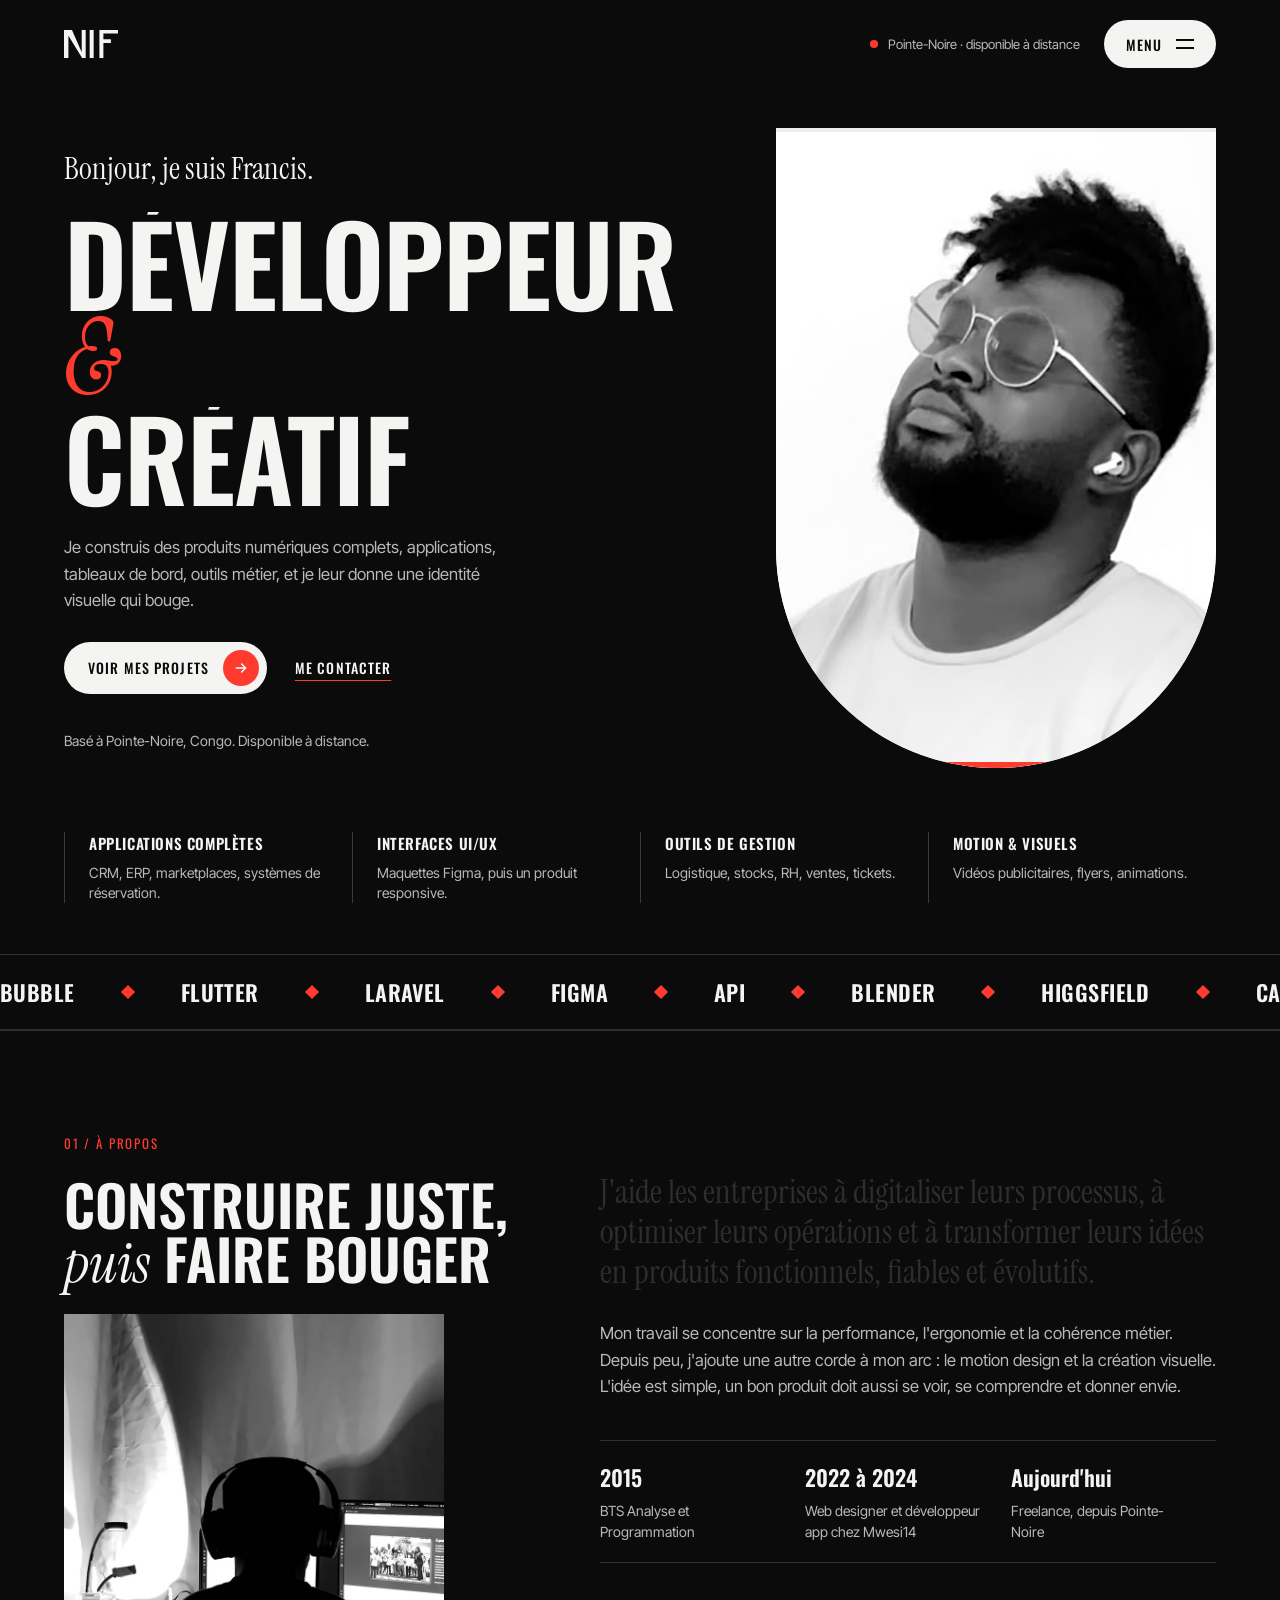
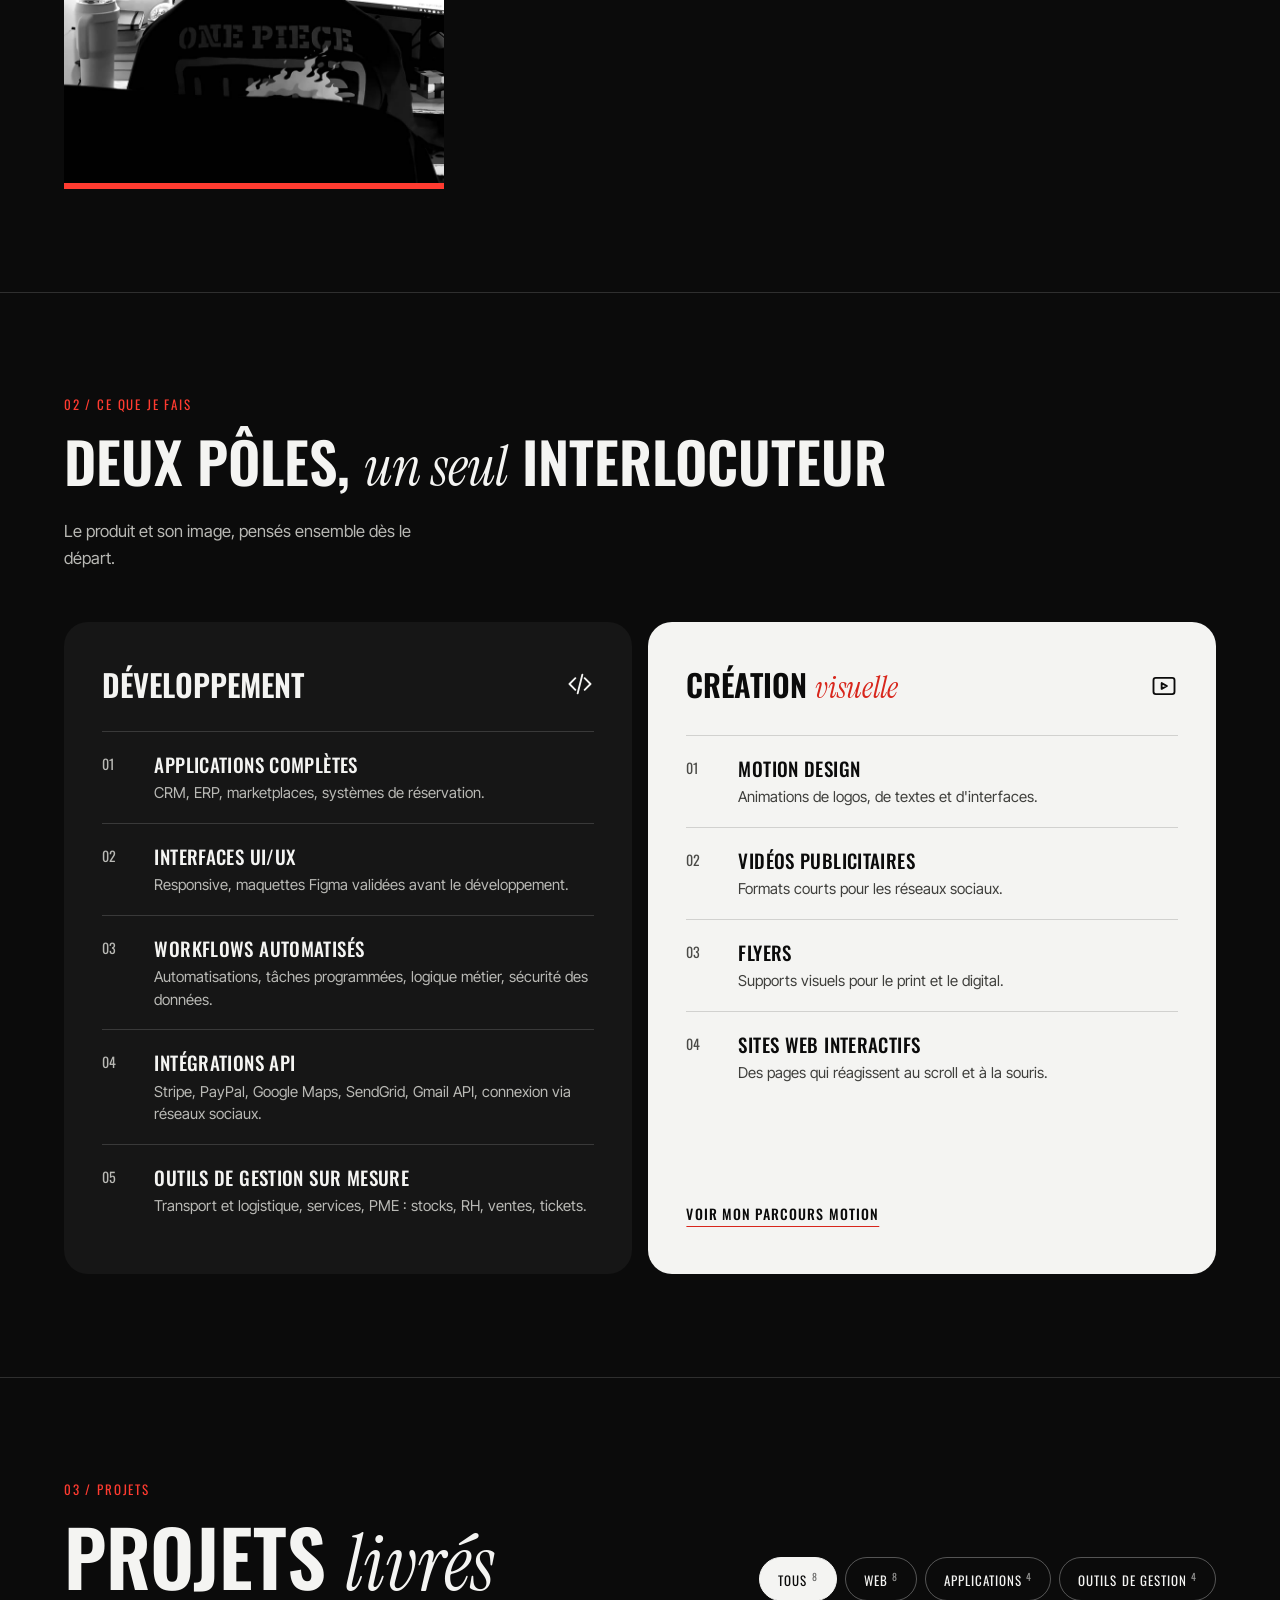
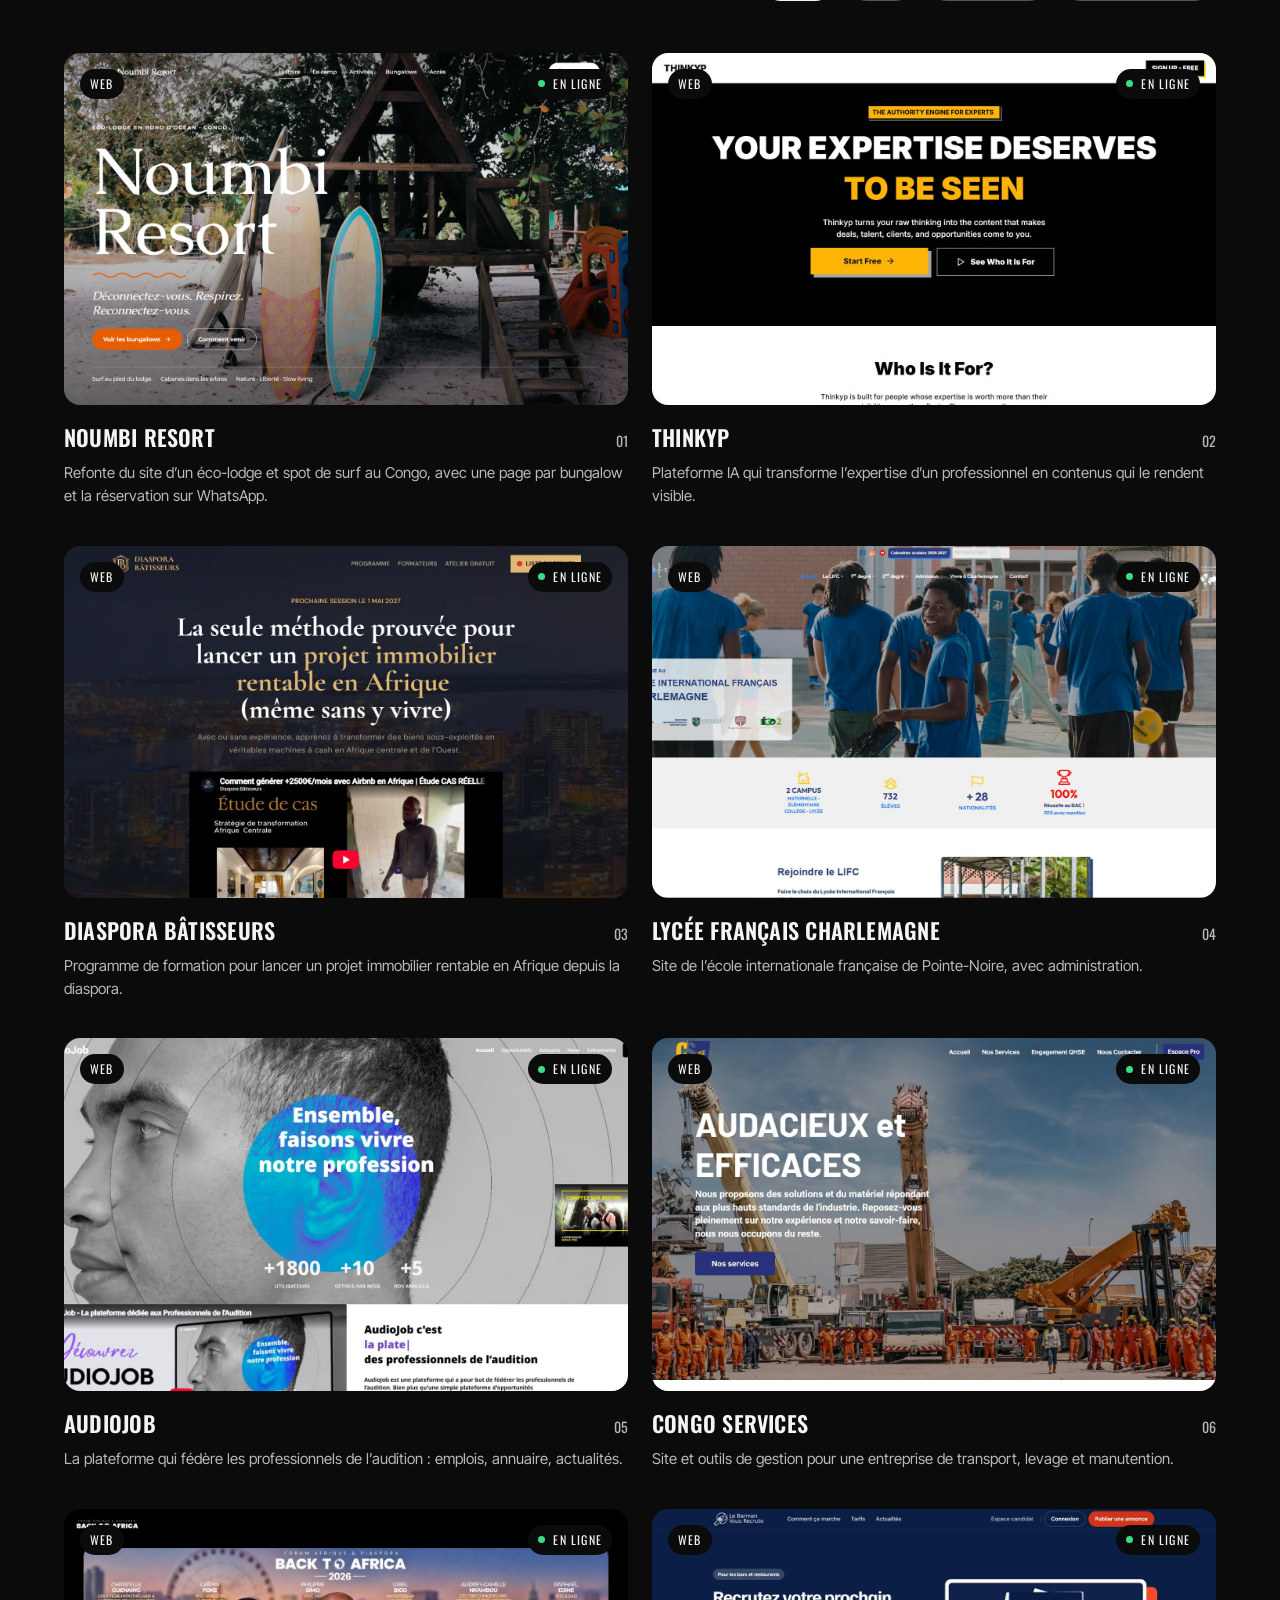
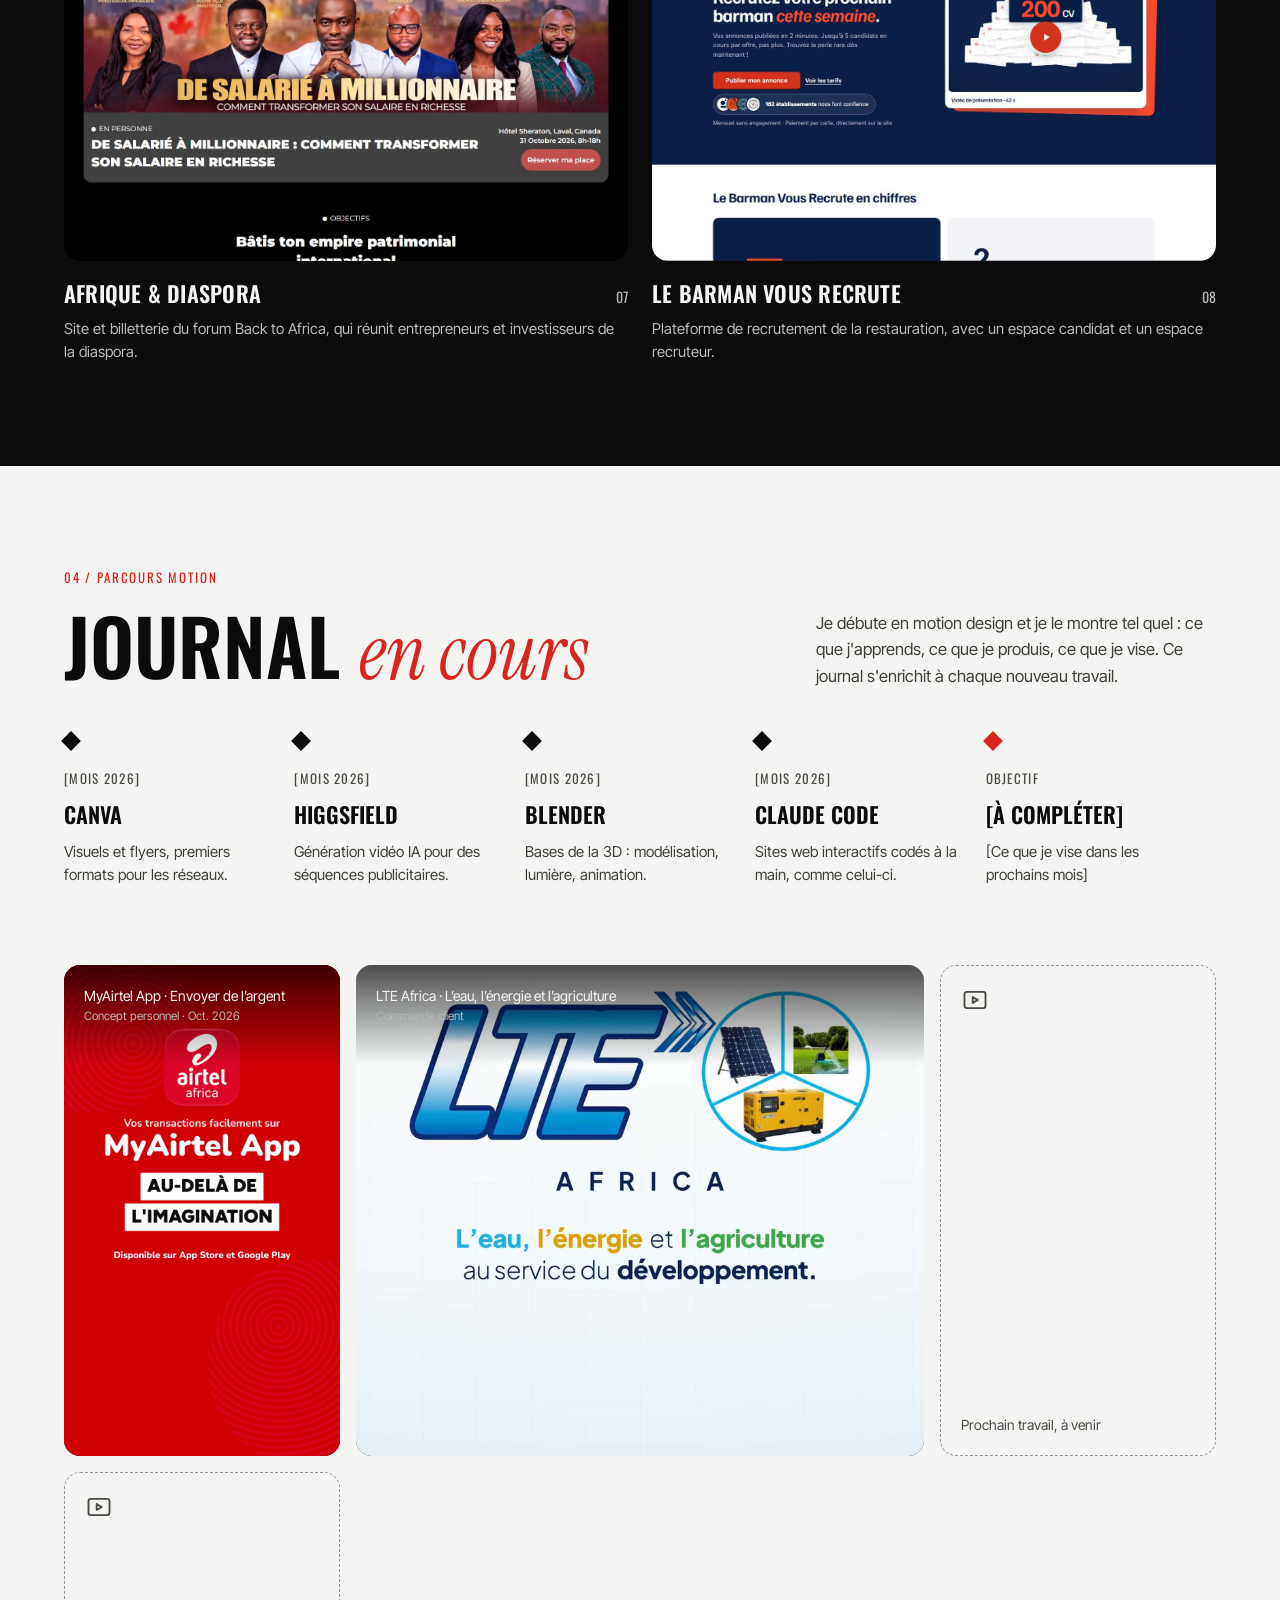
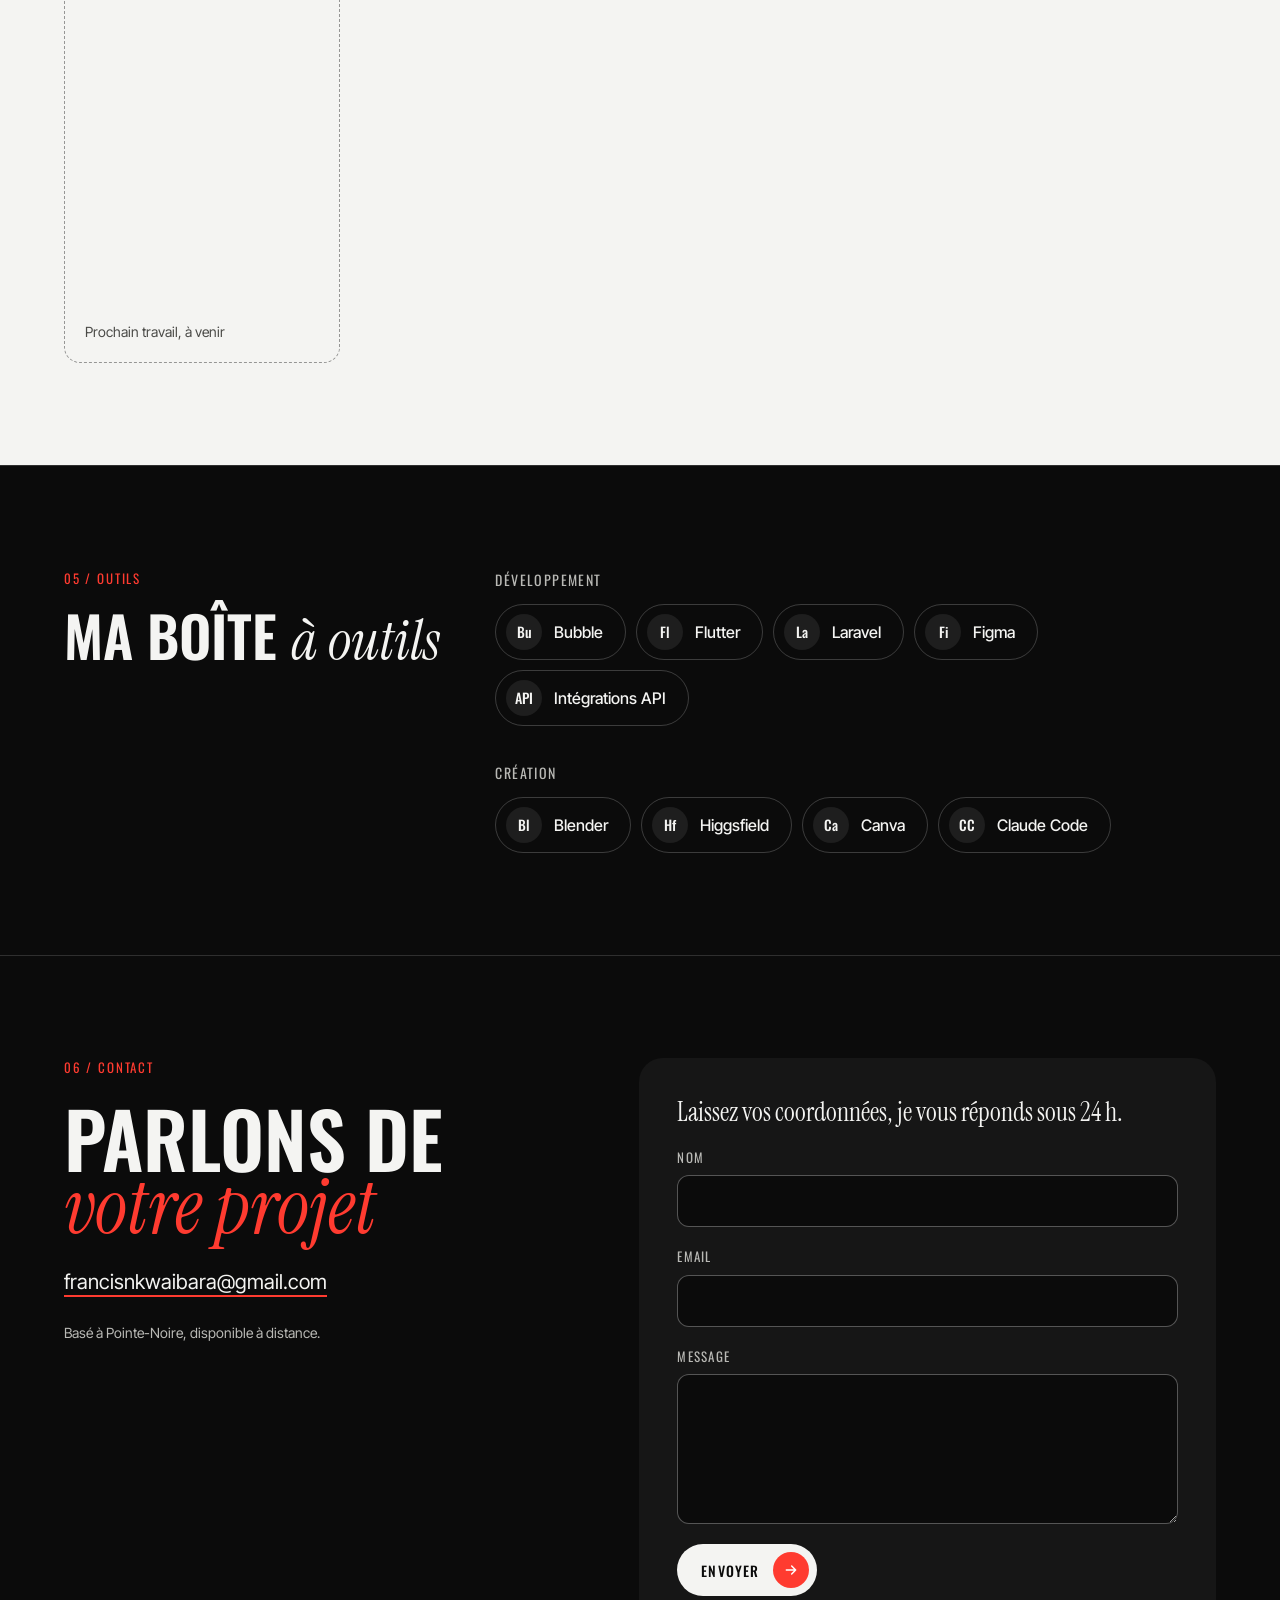
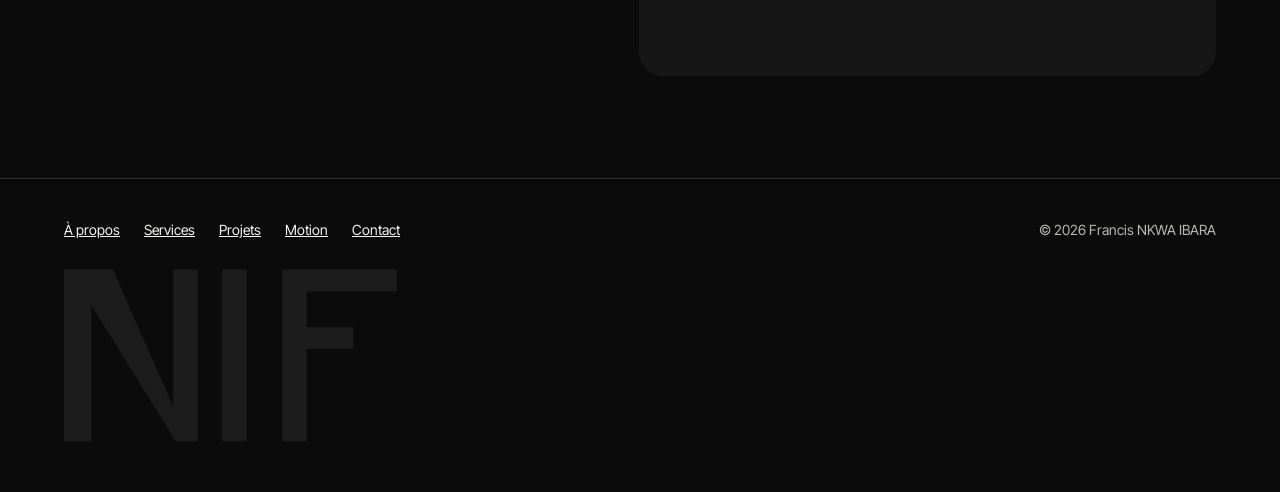
<file: index.html>
<!doctype html>
<html lang="fr">
<head>
<meta charset="utf-8">
<meta name="viewport" content="width=device-width, initial-scale=1">
<title>Francis NKWA IBARA · Développeur full stack &amp; créateur visuel</title>
<meta name="description" content="NIF, développeur web et app full stack et créateur visuel basé à Pointe-Noire. Applications, tableaux de bord, outils métier, motion design.">
<meta name="theme-color" content="#0B0B0B">
<meta property="og:title" content="Francis NKWA IBARA · NIF">
<meta property="og:description" content="Je construis des produits numériques complets et je leur donne une identité visuelle qui bouge.">
<meta property="og:image" content="assets/img/portrait.jpg">
<link rel="icon" href="data:image/svg+xml,%3Csvg xmlns='http://www.w3.org/2000/svg' viewBox='0 0 64 64'%3E%3Crect width='64' height='64' rx='14' fill='%230B0B0B'/%3E%3Cpath transform='translate(8 21) scale(.39)' fill='%23F4F4F2' d='M0 0h10v63H0zM10 0h8l22 50V0h9v63h-8L10 13zM58 0h9v63h-9zM80 0h42v8H89v13h17v8H89v34h-9z'/%3E%3C/svg%3E">
<link rel="preconnect" href="https://fonts.googleapis.com">
<link rel="preconnect" href="https://fonts.gstatic.com" crossorigin>
<link rel="stylesheet" href="https://fonts.googleapis.com/css2?family=Oswald:wght@500;600&family=Instrument+Serif:ital@0;1&family=Inter+Tight:wght@400;500;600&display=swap">
<link rel="stylesheet" href="css/style.css?v=20261031">
<script>document.documentElement.classList.add('js')</script>
</head>
<body>
<a class="skip" href="#main">Aller au contenu</a>
<div class="progress" aria-hidden="true"></div>
<div class="cursor" aria-hidden="true"><span>Voir</span></div>

<header class="header">
  <div class="wrap">
    <a class="logo" href="#top" aria-label="NIF, accueil">
      <svg viewBox="0 0 122 63" role="img" aria-label="NIF" fill="currentColor"><path d="M0 0h10v63H0zM10 0h8l22 50V0h9v63h-8L10 13zM58 0h9v63h-9zM80 0h42v8H89v13h17v8H89v34h-9z"/></svg>
    </a>
    <div class="header-right">
      <span class="status">Pointe-Noire · disponible à distance</span>
      <button class="btn btn-light btn-menu" type="button" aria-expanded="false" aria-controls="menu">
        <span class="menu-label">Menu</span><span class="bars" aria-hidden="true"></span>
      </button>
    </div>
  </div>
</header>

<div class="menu" id="menu">
  <div class="wrap">
    <nav aria-label="Navigation principale">
      <a href="#apropos"><small>01</small>À propos</a>
      <a href="#services"><small>02</small>Ce que je fais</a>
      <a href="#projets"><small>03</small>Projets</a>
      <a href="#motion"><small>04</small>Motion</a>
      <a href="#contact"><small>05</small>Contact</a>
    </nav>
    <div class="menu-foot">
      <a class="js-mail" href="mailto:francisnkwaibara@gmail.com">francisnkwaibara@gmail.com</a>
      <span>Pointe-Noire, Congo</span>
    </div>
  </div>
</div>

<main id="main">

  <!-- 1. ACCUEIL -->
  <section id="top" class="hero" aria-label="Accueil">
    <div class="wrap">
      <div class="hero-grid">
        <div class="hero-photo">
          <div class="arch">
            <img src="assets/img/portrait.jpg" alt="Portrait de Francis NKWA IBARA" width="440" height="640" fetchpriority="high" data-parallax="0.08">
          </div>
        </div>
        <div class="hero-text">
          <p class="hello">Bonjour, je suis Francis.</p>
          <h1 class="hero-title" aria-label="Développeur et designer créatif">
            <span class="l" aria-hidden="true"><span class="big">Développeur</span></span>
            <span class="l" aria-hidden="true"><span class="serif">&amp; <span class="rot" data-rotate="designer|motion|visuel">designer</span></span></span>
            <span class="l" aria-hidden="true"><span class="big">créatif</span></span>
          </h1>
          <p class="lead hero-sub" data-reveal>Je construis des produits numériques complets, applications, tableaux de bord, outils métier, et je leur donne une identité visuelle qui bouge.</p>
          <div class="hero-cta" data-reveal>
            <a class="btn btn-light btn-arrow" href="#projets">Voir mes projets
              <span class="dot"><svg width="16" height="16" viewBox="0 0 24 24" fill="none" stroke="currentColor" stroke-width="2.2" stroke-linecap="round" stroke-linejoin="round" aria-hidden="true"><path d="M5 12h14M13 6l6 6-6 6"/></svg></span>
            </a>
            <a class="link-under" href="#contact">Me contacter</a>
          </div>
          <p class="hero-loc" data-reveal>Basé à Pointe-Noire, Congo. Disponible à distance.</p>
        </div>
      </div>

      <div class="strip">
        <div data-reveal><strong>Applications complètes</strong><span>CRM, ERP, marketplaces, systèmes de réservation.</span></div>
        <div data-reveal><strong>Interfaces UI/UX</strong><span>Maquettes Figma, puis un produit responsive.</span></div>
        <div data-reveal><strong>Outils de gestion</strong><span>Logistique, stocks, RH, ventes, tickets.</span></div>
        <div data-reveal><strong>Motion &amp; visuels</strong><span>Vidéos publicitaires, flyers, animations.</span></div>
      </div>
    </div>

    <div class="marquee" aria-label="Outils : Bubble, Flutter, Laravel, Figma, API, Blender, Higgsfield, Canva, Claude Code">
      <div class="marquee-track" aria-hidden="true"></div>
    </div>
  </section>

  <!-- 2. À PROPOS -->
  <section id="apropos" class="section" aria-labelledby="h-apropos">
    <div class="wrap about">
      <div class="about-left" data-reveal>
        <span class="eyebrow">01 / À propos</span>
        <h2 id="h-apropos" class="h-display" style="font-size: clamp(40px, 4.4vw, 64px)">Construire juste, <span class="serif">puis</span> faire bouger</h2>
        <img class="about-photo" src="assets/img/bureau.jpg" alt="Francis au travail à son bureau, de dos, devant deux écrans" width="800" height="1000" loading="lazy" decoding="async">
      </div>
      <div class="about-right">
        <p class="quote" data-words>J'aide les entreprises à digitaliser leurs processus, à optimiser leurs opérations et à transformer leurs idées en produits fonctionnels, fiables et évolutifs.</p>
        <p class="lead" data-reveal>Mon travail se concentre sur la performance, l'ergonomie et la cohérence métier. Depuis peu, j'ajoute une autre corde à mon arc : le motion design et la création visuelle. L'idée est simple, un bon produit doit aussi se voir, se comprendre et donner envie.</p>
        <div class="facts" data-reveal>
          <div><strong>2015</strong><span>BTS Analyse et Programmation</span></div>
          <div><strong>2022 à 2024</strong><span>Web designer et développeur app chez Mwesi14</span></div>
          <div><strong>Aujourd'hui</strong><span>Freelance, depuis Pointe-Noire</span></div>
        </div>
      </div>
    </div>
  </section>

  <!-- 3. CE QUE JE FAIS -->
  <section id="services" class="section" aria-labelledby="h-services">
    <div class="wrap">
      <div class="section-head" data-reveal>
        <div>
          <span class="eyebrow">02 / Ce que je fais</span>
          <h2 id="h-services" class="h-display" style="font-size: clamp(40px, 4.4vw, 64px)">Deux pôles, <span class="serif">un seul</span> interlocuteur</h2>
        </div>
        <p class="lead">Le produit et son image, pensés ensemble dès le départ.</p>
      </div>
      <div class="poles">
        <article class="pole pole-dark" data-reveal>
          <div class="pole-head">
            <h3>Développement</h3>
            <svg width="28" height="28" viewBox="0 0 24 24" fill="none" stroke="currentColor" stroke-width="1.6" stroke-linecap="round" stroke-linejoin="round" aria-hidden="true"><path d="M8 7l-5 5 5 5M16 7l5 5-5 5M14 4l-4 16"/></svg>
          </div>
          <ol>
            <li><span>01</span><div><strong>Applications complètes</strong><p>CRM, ERP, marketplaces, systèmes de réservation.</p></div></li>
            <li><span>02</span><div><strong>Interfaces UI/UX</strong><p>Responsive, maquettes Figma validées avant le développement.</p></div></li>
            <li><span>03</span><div><strong>Workflows automatisés</strong><p>Automatisations, tâches programmées, logique métier, sécurité des données.</p></div></li>
            <li><span>04</span><div><strong>Intégrations API</strong><p>Stripe, PayPal, Google Maps, SendGrid, Gmail API, connexion via réseaux sociaux.</p></div></li>
            <li><span>05</span><div><strong>Outils de gestion sur mesure</strong><p>Transport et logistique, services, PME : stocks, RH, ventes, tickets.</p></div></li>
          </ol>
        </article>
        <article class="pole pole-light" data-reveal>
          <div class="pole-head">
            <h3>Création <span class="serif">visuelle</span></h3>
            <svg width="28" height="28" viewBox="0 0 24 24" fill="none" stroke="currentColor" stroke-width="1.6" stroke-linecap="round" stroke-linejoin="round" aria-hidden="true"><rect x="3" y="5" width="18" height="14" rx="2"/><path d="M10 9.5v5l4.5-2.5z"/></svg>
          </div>
          <ol>
            <li><span>01</span><div><strong>Motion design</strong><p>Animations de logos, de textes et d'interfaces.</p></div></li>
            <li><span>02</span><div><strong>Vidéos publicitaires</strong><p>Formats courts pour les réseaux sociaux.</p></div></li>
            <li><span>03</span><div><strong>Flyers</strong><p>Supports visuels pour le print et le digital.</p></div></li>
            <li><span>04</span><div><strong>Sites web interactifs</strong><p>Des pages qui réagissent au scroll et à la souris.</p></div></li>
          </ol>
          <a class="link-under" href="#motion">Voir mon parcours motion</a>
        </article>
      </div>
    </div>
  </section>

  <!-- 4. PROJETS -->
  <section id="projets" class="section" aria-labelledby="h-projets">
    <div class="wrap">
      <div class="section-head" data-reveal>
        <div>
          <span class="eyebrow">03 / Projets</span>
          <h2 id="h-projets" class="h-display">Projets <span class="serif">livrés</span></h2>
        </div>
        <div class="filters" role="group" aria-label="Filtrer les projets"></div>
      </div>
      <div class="projects" aria-live="polite"></div>
    </div>
  </section>

  <!-- 5. PARCOURS MOTION -->
  <section id="motion" class="section motion" aria-labelledby="h-motion">
    <div class="wrap">
      <div class="section-head" data-reveal>
        <div>
          <span class="eyebrow">04 / Parcours motion</span>
          <h2 id="h-motion" class="h-display">Journal <span class="serif">en cours</span></h2>
        </div>
        <p class="lead">Je débute en motion design et je le montre tel quel : ce que j'apprends, ce que je produis, ce que je vise. Ce journal s'enrichit à chaque nouveau travail.</p>
      </div>
      <ol class="timeline"></ol>
      <div class="gallery"></div>
    </div>
  </section>

  <!-- 6. OUTILS -->
  <section class="section" aria-labelledby="h-outils">
    <div class="wrap tools">
      <div class="tools-head" data-reveal>
        <span class="eyebrow">05 / Outils</span>
        <h2 id="h-outils" class="h-display" style="font-size: clamp(40px, 4.4vw, 64px)">Ma boîte <span class="serif">à outils</span></h2>
      </div>
      <div class="tools-body">
        <div class="tool-group" data-reveal>
          <span>Développement</span>
          <ul class="chips">
            <li><i aria-hidden="true">Bu</i>Bubble</li>
            <li><i aria-hidden="true">Fl</i>Flutter</li>
            <li><i aria-hidden="true">La</i>Laravel</li>
            <li><i aria-hidden="true">Fi</i>Figma</li>
            <li><i aria-hidden="true">API</i>Intégrations API</li>
          </ul>
        </div>
        <div class="tool-group" data-reveal>
          <span>Création</span>
          <ul class="chips">
            <li><i aria-hidden="true">Bl</i>Blender</li>
            <li><i aria-hidden="true">Hf</i>Higgsfield</li>
            <li><i aria-hidden="true">Ca</i>Canva</li>
            <li><i aria-hidden="true">CC</i>Claude Code</li>
          </ul>
        </div>
      </div>
    </div>
  </section>

  <!-- 7. CONTACT -->
  <section id="contact" class="section" aria-labelledby="h-contact">
    <div class="wrap contact">
      <div class="contact-left" data-reveal>
        <span class="eyebrow">06 / Contact</span>
        <h2 id="h-contact" class="contact-title">
          <span class="big">Parlons de</span>
          <span class="serif">votre projet</span>
        </h2>
        <a class="mail js-mail" href="mailto:francisnkwaibara@gmail.com">francisnkwaibara@gmail.com</a>
        <div class="socials"></div>
        <p class="lead" style="font-size: 14px">Basé à Pointe-Noire, disponible à distance.</p>
      </div>
      <form class="form" name="contact" method="POST" data-netlify="true" netlify-honeypot="site-web" data-reveal novalidate>
        <p>Laissez vos coordonnées, je vous réponds sous 24 h.</p>
        <input type="hidden" name="form-name" value="contact">
        <p class="sr-only"><label>Ne pas remplir : <input name="site-web" tabindex="-1" autocomplete="off"></label></p>
        <div class="field">
          <label for="c-nom">Nom</label>
          <input id="c-nom" name="nom" type="text" autocomplete="name" required>
        </div>
        <div class="field">
          <label for="c-email">Email</label>
          <input id="c-email" name="email" type="email" autocomplete="email" required>
        </div>
        <div class="field">
          <label for="c-msg">Message</label>
          <textarea id="c-msg" name="message" rows="5" required></textarea>
        </div>
        <button class="btn btn-light btn-arrow" type="submit">Envoyer
          <span class="dot"><svg width="16" height="16" viewBox="0 0 24 24" fill="none" stroke="currentColor" stroke-width="2.2" stroke-linecap="round" stroke-linejoin="round" aria-hidden="true"><path d="M5 12h14M13 6l6 6-6 6"/></svg></span>
        </button>
        <p class="form-note" role="status"></p>
      </form>
    </div>
  </section>
</main>

<footer class="footer">
  <div class="wrap">
    <div class="footer-top">
      <nav aria-label="Pied de page">
        <a href="#apropos">À propos</a>
        <a href="#services">Services</a>
        <a href="#projets">Projets</a>
        <a href="#motion">Motion</a>
        <a href="#contact">Contact</a>
      </nav>
      <span>© <span class="year">2026</span> Francis NKWA IBARA</span>
    </div>
    <svg class="footer-logo" viewBox="0 0 122 63" aria-hidden="true" data-parallax="-0.06"><path d="M0 0h10v63H0zM10 0h8l22 50V0h9v63h-8L10 13zM58 0h9v63h-9zM80 0h42v8H89v13h17v8H89v34h-9z"/></svg>
  </div>
</footer>

<!-- Lecteur vidéo plein écran, façon TikTok (rempli par main.js) -->
<div class="viewer" id="viewer" role="dialog" aria-modal="true" aria-label="Lecteur vidéo" hidden>
  <div class="viewer-track"></div>
  <span class="viewer-count" aria-live="polite"></span>
  <button class="viewer-close" type="button" aria-label="Fermer le lecteur">
    <svg width="22" height="22" viewBox="0 0 24 24" fill="none" stroke="currentColor" stroke-width="2" stroke-linecap="round" aria-hidden="true"><path d="M6 6l12 12M18 6L6 18"/></svg>
  </button>
  <div class="viewer-nav">
    <button class="viewer-prev" type="button" aria-label="Vidéo précédente">
      <svg width="22" height="22" viewBox="0 0 24 24" fill="none" stroke="currentColor" stroke-width="2" stroke-linecap="round" stroke-linejoin="round" aria-hidden="true"><path d="M6 15l6-6 6 6"/></svg>
    </button>
    <button class="viewer-next" type="button" aria-label="Vidéo suivante">
      <svg width="22" height="22" viewBox="0 0 24 24" fill="none" stroke="currentColor" stroke-width="2" stroke-linecap="round" stroke-linejoin="round" aria-hidden="true"><path d="M6 9l6 6 6-6"/></svg>
    </button>
  </div>
</div>

<script src="js/data.js?v=20261031"></script>
<script src="js/main.js?v=20261031"></script>
</body>
</html>
</file>
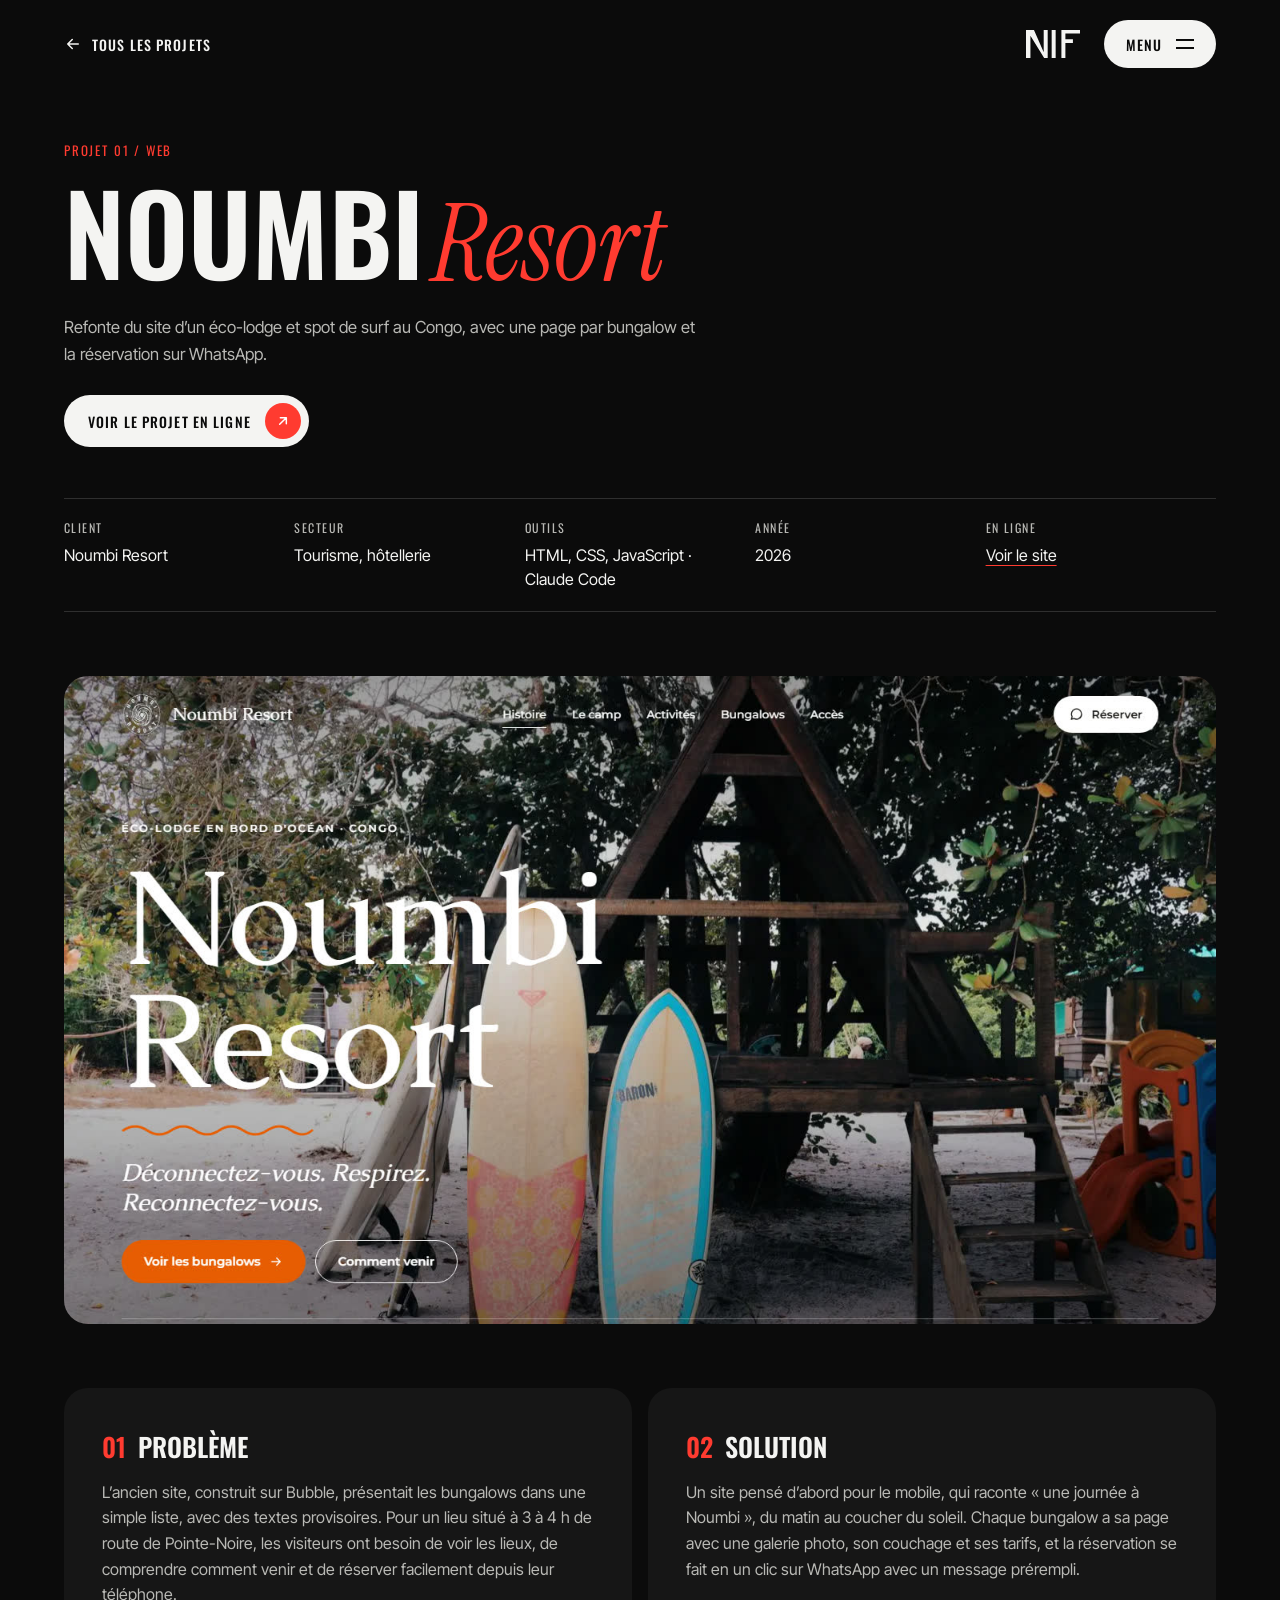
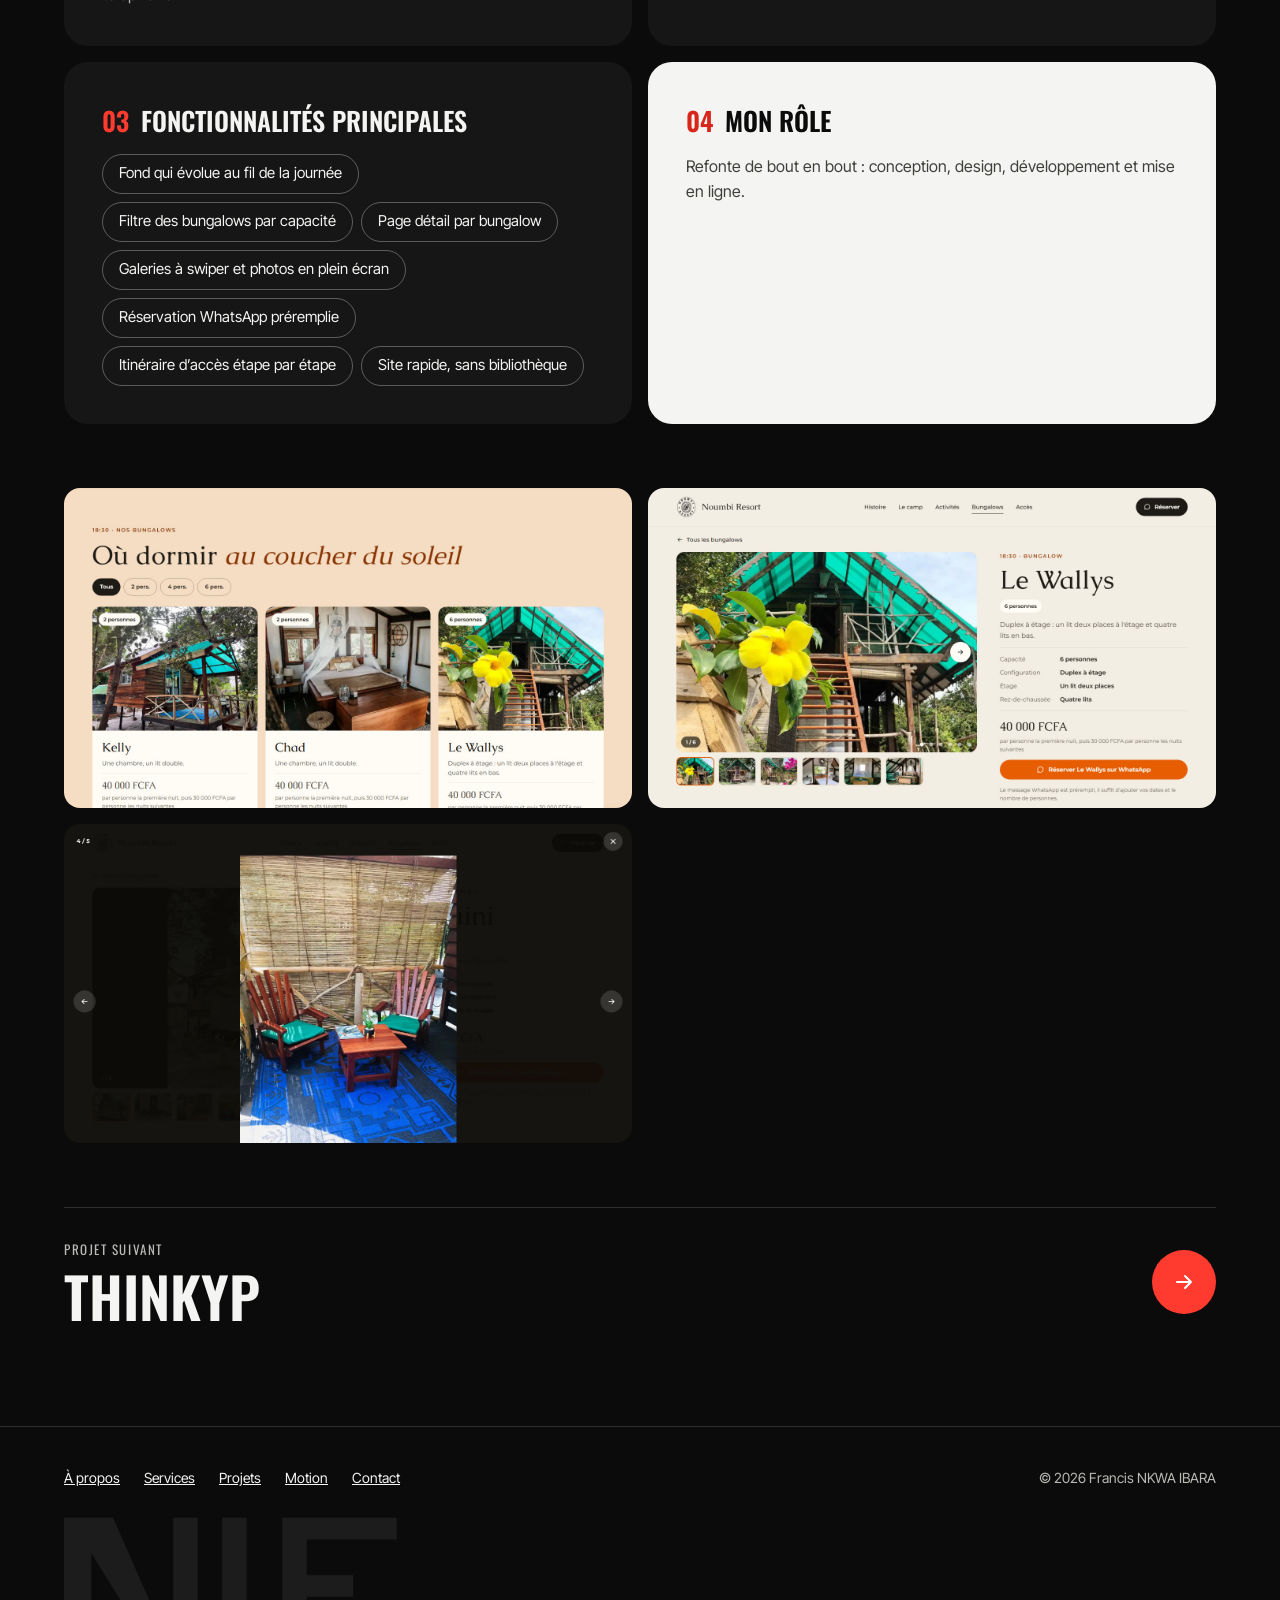
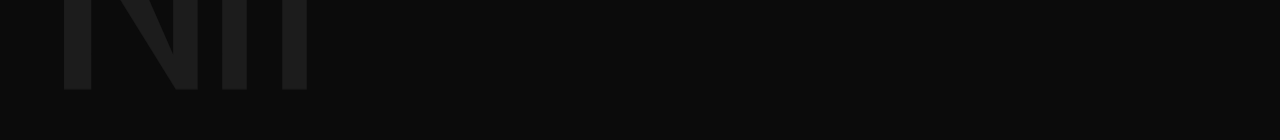
<file: projet.html>
<!doctype html>
<html lang="fr">
<head>
<meta charset="utf-8">
<meta name="viewport" content="width=device-width, initial-scale=1">
<title>Projet · Francis NKWA IBARA</title>
<meta name="theme-color" content="#0B0B0B">
<link rel="icon" href="data:image/svg+xml,%3Csvg xmlns='http://www.w3.org/2000/svg' viewBox='0 0 64 64'%3E%3Crect width='64' height='64' rx='14' fill='%230B0B0B'/%3E%3Cpath transform='translate(8 21) scale(.39)' fill='%23F4F4F2' d='M0 0h10v63H0zM10 0h8l22 50V0h9v63h-8L10 13zM58 0h9v63h-9zM80 0h42v8H89v13h17v8H89v34h-9z'/%3E%3C/svg%3E">
<link rel="preconnect" href="https://fonts.googleapis.com">
<link rel="preconnect" href="https://fonts.gstatic.com" crossorigin>
<link rel="stylesheet" href="https://fonts.googleapis.com/css2?family=Oswald:wght@500;600&family=Instrument+Serif:ital@0;1&family=Inter+Tight:wght@400;500;600&display=swap">
<link rel="stylesheet" href="css/style.css?v=20261031">
<script>document.documentElement.classList.add('js')</script>
</head>
<body data-page="projet">
<a class="skip" href="#main">Aller au contenu</a>
<div class="progress" aria-hidden="true"></div>
<div class="cursor" aria-hidden="true"><span>Voir</span></div>

<header class="header">
  <div class="wrap">
    <a class="back" href="index.html#projets">
      <svg width="18" height="18" viewBox="0 0 24 24" fill="none" stroke="currentColor" stroke-width="2" stroke-linecap="round" stroke-linejoin="round" aria-hidden="true"><path d="M19 12H5M11 6l-6 6 6 6"/></svg>
      Tous les projets
    </a>
    <div class="header-right">
      <a class="logo" href="index.html" aria-label="NIF, accueil">
        <svg viewBox="0 0 122 63" role="img" aria-label="NIF" fill="currentColor"><path d="M0 0h10v63H0zM10 0h8l22 50V0h9v63h-8L10 13zM58 0h9v63h-9zM80 0h42v8H89v13h17v8H89v34h-9z"/></svg>
      </a>
      <button class="btn btn-light btn-menu" type="button" aria-expanded="false" aria-controls="menu">
        <span class="menu-label">Menu</span><span class="bars" aria-hidden="true"></span>
      </button>
    </div>
  </div>
</header>

<div class="menu" id="menu">
  <div class="wrap">
    <nav aria-label="Navigation principale">
      <a href="index.html#apropos"><small>01</small>À propos</a>
      <a href="index.html#services"><small>02</small>Ce que je fais</a>
      <a href="index.html#projets"><small>03</small>Projets</a>
      <a href="index.html#motion"><small>04</small>Motion</a>
      <a href="index.html#contact"><small>05</small>Contact</a>
    </nav>
    <div class="menu-foot">
      <a href="mailto:francisnkwaibara@gmail.com">francisnkwaibara@gmail.com</a>
      <span>Pointe-Noire, Congo</span>
    </div>
  </div>
</div>

<main id="main">
  <div class="wrap p-head" data-reveal>
    <span class="eyebrow p-eyebrow">Projet</span>
    <h1 class="p-title"></h1>
    <p class="lead p-desc" style="max-width: 640px"></p>
    <a class="btn btn-light btn-arrow p-cta" href="#" target="_blank" rel="noopener" hidden>Voir le projet en ligne
      <span class="dot"><svg width="16" height="16" viewBox="0 0 24 24" fill="none" stroke="currentColor" stroke-width="2.2" stroke-linecap="round" stroke-linejoin="round" aria-hidden="true"><path d="M7 17L17 7M8 7h9v9"/></svg></span>
    </a>
  </div>

  <div class="wrap p-body">
    <dl class="meta" data-reveal></dl>

    <div class="hero-media" data-reveal></div>

    <div class="blocks">
      <article class="block" data-reveal>
        <h2><span>01</span>Problème</h2>
        <p class="b-problem"></p>
      </article>
      <article class="block" data-reveal>
        <h2><span>02</span>Solution</h2>
        <p class="b-solution"></p>
      </article>
      <article class="block" data-reveal>
        <h2><span>03</span>Fonctionnalités principales</h2>
        <div class="b-features"></div>
      </article>
      <article class="block block-light" data-reveal>
        <h2><span>04</span>Mon rôle</h2>
        <p class="b-role"></p>
      </article>
    </div>

    <div class="shots" data-reveal></div>

    <a class="next" href="index.html#projets" data-cursor="view">
      <span><small>Projet suivant</small><strong></strong></span>
      <span class="dot"><svg width="24" height="24" viewBox="0 0 24 24" fill="none" stroke="currentColor" stroke-width="2" stroke-linecap="round" stroke-linejoin="round" aria-hidden="true"><path d="M5 12h14M13 6l6 6-6 6"/></svg></span>
    </a>
  </div>
</main>

<footer class="footer">
  <div class="wrap">
    <div class="footer-top">
      <nav aria-label="Pied de page">
        <a href="index.html#apropos">À propos</a>
        <a href="index.html#services">Services</a>
        <a href="index.html#projets">Projets</a>
        <a href="index.html#motion">Motion</a>
        <a href="index.html#contact">Contact</a>
      </nav>
      <span>© <span class="year">2026</span> Francis NKWA IBARA</span>
    </div>
    <svg class="footer-logo" viewBox="0 0 122 63" aria-hidden="true" data-parallax="-0.06"><path d="M0 0h10v63H0zM10 0h8l22 50V0h9v63h-8L10 13zM58 0h9v63h-9zM80 0h42v8H89v13h17v8H89v34h-9z"/></svg>
  </div>
</footer>

<script src="js/data.js?v=20261031"></script>
<script src="js/main.js?v=20261031"></script>
</body>
</html>
</file>
<file: css/style.css>
/* =============================================================================
   Portfolio NIF : direction B « Éditorial »
   ============================================================================= */

:root {
  --ink: #0B0B0B;
  --ink-2: #161616;
  --ink-3: #1E1E1E;
  --paper: #F4F4F2;
  --muted: #B9B9B5;
  --muted-2: #9C9C98;
  --muted-dark: #3F3F3C;
  --line: #FFFFFF26;
  --line-strong: #FFFFFF4D;
  --accent: #FF3B30;
  --accent-on-light: #D8261C;

  --f-display: 'Oswald', 'Arial Narrow', sans-serif;
  --f-serif: 'Instrument Serif', Georgia, serif;
  --f-body: 'Inter Tight', system-ui, -apple-system, sans-serif;

  --gutter: clamp(20px, 5vw, 72px);
  --section: clamp(64px, 8vw, 128px);
  --max: 1440px;
  --radius: 24px;
  --ease: cubic-bezier(.2, .8, .2, 1);
}

*, *::before, *::after { box-sizing: border-box; }

html { -webkit-text-size-adjust: 100%; scroll-behavior: smooth; }

body {
  margin: 0;
  background: var(--ink);
  color: var(--paper);
  font-family: var(--f-body);
  font-size: 16px;
  line-height: 1.5;
  -webkit-font-smoothing: antialiased;
  overflow-x: hidden;
}

[hidden] { display: none !important; }
img, video, svg { display: block; max-width: 100%; }
a { color: inherit; }
button { font: inherit; }

::selection { background: var(--accent); color: var(--ink); }

:focus-visible { outline: 2px solid var(--accent); outline-offset: 4px; border-radius: 4px; }

.skip {
  position: absolute; left: 16px; top: -60px; z-index: 100;
  background: var(--paper); color: var(--ink); padding: 12px 16px; border-radius: 8px;
}
.skip:focus { top: 16px; }

.wrap { max-width: var(--max); margin: 0 auto; padding-left: var(--gutter); padding-right: var(--gutter); }

.sr-only {
  position: absolute; width: 1px; height: 1px; padding: 0; margin: -1px;
  overflow: hidden; clip: rect(0 0 0 0); white-space: nowrap; border: 0;
}

/* --- Typographie ---------------------------------------------------------- */

.eyebrow {
  font-family: var(--f-display); font-size: 13px; letter-spacing: .14em;
  text-transform: uppercase; color: var(--accent);
}
.h-display {
  margin: 0; font-family: var(--f-display); font-weight: 600; text-transform: uppercase;
  line-height: .95; font-size: clamp(40px, 6vw, 88px);
}
.serif { font-family: var(--f-serif); font-style: italic; font-weight: 400; text-transform: none; }
.accent { color: var(--accent); }
.lead { margin: 0; color: var(--muted); font-size: clamp(16px, 1.3vw, 18px); line-height: 1.6; }

/* --- Barre de progression ------------------------------------------------- */

.progress {
  position: fixed; inset: 0 0 auto 0; height: 3px; z-index: 60;
  background: var(--accent); transform-origin: 0 50%; transform: scaleX(0);
}

/* --- En-tête --------------------------------------------------------------- */

.header {
  position: fixed; inset: 0 0 auto 0; z-index: 50;
  transition: transform .5s var(--ease), background-color .3s;
}
.header.is-scrolled { background: #0B0B0BE6; backdrop-filter: blur(10px); -webkit-backdrop-filter: blur(10px); }
.header.is-hidden { transform: translateY(-100%); }
.header .wrap {
  display: flex; align-items: center; justify-content: space-between; gap: 16px;
  padding-top: clamp(14px, 1.6vw, 24px); padding-bottom: clamp(14px, 1.6vw, 24px);
}
.logo { display: flex; color: var(--paper); }
.logo svg { width: 54px; height: 28px; }

.header-right { display: flex; align-items: center; gap: 24px; }
.status { display: none; align-items: center; gap: 10px; font-size: 13px; color: var(--muted); }
.status::before {
  content: ''; width: 8px; height: 8px; border-radius: 50%; background: var(--accent);
  animation: blink 1.2s steps(1) infinite;
}
@media (min-width: 900px) { .status { display: flex; } }

.btn {
  display: inline-flex; align-items: center; gap: 14px; height: 52px; padding: 0 24px;
  border-radius: 999px; border: 0; cursor: pointer; text-decoration: none;
  font-family: var(--f-display); font-weight: 500; font-size: 14px; letter-spacing: .08em; text-transform: uppercase;
  transition: transform .3s var(--ease), background-color .3s, color .3s;
}
.btn-light { background: var(--paper); color: var(--ink); }
.btn-light:hover { background: #FFFFFF; }
.btn-arrow { padding-right: 8px; }
.btn-arrow .dot {
  width: 36px; height: 36px; border-radius: 50%; background: var(--accent); color: #FFF;
  display: inline-flex; align-items: center; justify-content: center;
  transition: transform .4s var(--ease);
}
.btn-arrow:hover .dot { transform: rotate(-45deg); }
.btn-menu { height: 48px; padding: 0 22px; }
.btn-menu .bars { width: 18px; height: 10px; position: relative; }
.btn-menu .bars::before, .btn-menu .bars::after {
  content: ''; position: absolute; left: 0; right: 0; height: 2px; background: currentColor;
  transition: transform .4s var(--ease), top .4s var(--ease);
}
.btn-menu .bars::before { top: 0; }
.btn-menu .bars::after { top: 8px; }
.menu-open .btn-menu .bars::before { top: 4px; transform: rotate(45deg); }
.menu-open .btn-menu .bars::after { top: 4px; transform: rotate(-45deg); }

.link-under {
  display: inline-flex; align-items: center; min-height: 44px; color: var(--paper);
  font-family: var(--f-display); font-weight: 500; font-size: 14px; letter-spacing: .08em; text-transform: uppercase;
  text-decoration: underline; text-underline-offset: 6px; text-decoration-color: var(--accent);
}

/* --- Menu plein écran ------------------------------------------------------ */

.menu {
  position: fixed; inset: 0; z-index: 45; background: var(--ink);
  display: flex; flex-direction: column; justify-content: center;
  clip-path: circle(0% at calc(100% - 60px) 40px);
  transition: clip-path .7s var(--ease), visibility 0s .7s;
  visibility: hidden;
}
.menu-open .menu { clip-path: circle(150% at calc(100% - 60px) 40px); visibility: visible; transition: clip-path .7s var(--ease); }
.menu nav { display: flex; flex-direction: column; gap: 4px; }
.menu nav a {
  display: flex; align-items: baseline; gap: 20px; text-decoration: none;
  font-family: var(--f-display); font-weight: 600; text-transform: uppercase;
  font-size: clamp(44px, 9vw, 112px); line-height: 1.02;
  opacity: 0; transform: translateY(40px);
  transition: color .3s, opacity .5s var(--ease), transform .6s var(--ease);
}
.menu nav a small { font-size: 14px; color: var(--muted); letter-spacing: .1em; font-weight: 500; }
.menu nav a:hover { color: var(--accent); }
.menu-open .menu nav a { opacity: 1; transform: none; }
.menu-open .menu nav a:nth-child(1) { transition-delay: .15s; }
.menu-open .menu nav a:nth-child(2) { transition-delay: .2s; }
.menu-open .menu nav a:nth-child(3) { transition-delay: .25s; }
.menu-open .menu nav a:nth-child(4) { transition-delay: .3s; }
.menu-open .menu nav a:nth-child(5) { transition-delay: .35s; }
.menu .menu-foot { margin-top: 48px; display: flex; flex-wrap: wrap; gap: 12px 24px; color: var(--muted); font-size: 14px; }
.menu-open { overflow: hidden; }

/* --- Hero ------------------------------------------------------------------ */

.hero { padding-top: clamp(96px, 10vw, 140px); }
.hero-grid { display: flex; flex-direction: row-reverse; flex-wrap: wrap; gap: clamp(32px, 4vw, 64px); align-items: flex-start; }
.hero-photo { flex: 0 1 440px; min-width: 260px; display: flex; justify-content: center; }
.arch {
  position: relative; width: 100%; max-width: 440px; aspect-ratio: 440 / 640;
  background: #EDEDEB; border-radius: 0 0 220px 220px; overflow: hidden;
}
.arch img { width: 100%; height: 115%; object-fit: cover; object-position: center 28%; filter: grayscale(1) contrast(1.05); will-change: transform; }
.arch::after { content: ''; position: absolute; left: 0; right: 0; bottom: 0; height: 6px; background: var(--accent); }
.hero-text { flex: 999 1 520px; min-width: 0; display: flex; flex-direction: column; gap: 28px; padding-top: clamp(0px, 2vw, 40px); }
.hello { margin: 0; font-family: var(--f-serif); font-size: clamp(24px, 2.4vw, 34px); line-height: 1; }
.hero-title { margin: 0; display: flex; flex-direction: column; line-height: .9; }
.hero-title .l { display: block; overflow: hidden; padding-bottom: clamp(8px, 1.6vw, 22px); margin-bottom: calc(-1 * clamp(8px, 1.6vw, 22px)); }
.hero-title .l > span { display: block; }
.hero-title .big { font-family: var(--f-display); font-weight: 600; font-size: clamp(54px, 8.6vw, 124px); text-transform: uppercase; letter-spacing: -.01em; }
.hero-title .serif { font-size: clamp(52px, 8.3vw, 120px); color: var(--accent); }
.rot { display: inline-block; transition: transform .55s var(--ease), opacity .55s var(--ease); }
.rot.is-out { transform: translateY(-110%); opacity: 0; }
.rot.is-pre { transform: translateY(110%); opacity: 0; transition: none; }
.hero-sub { max-width: 460px; }
.hero-cta { display: flex; flex-wrap: wrap; align-items: center; gap: 16px 28px; }
.hero-loc { margin: 8px 0 0; font-size: 14px; color: var(--muted); }

.strip { display: grid; grid-template-columns: repeat(auto-fit, minmax(220px, 1fr)); gap: 24px 0; padding: clamp(48px, 5vw, 72px) 0 clamp(40px, 4vw, 56px); }
.strip > div { display: flex; flex-direction: column; gap: 8px; padding: 0 24px; border-left: 1px solid #FFFFFF33; }
.strip strong { font-family: var(--f-display); font-weight: 600; font-size: 15px; letter-spacing: .04em; text-transform: uppercase; }
.strip span { font-size: 14px; line-height: 1.45; color: var(--muted); }

/* Bandeau d'outils qui défile */
.marquee { border-top: 1px solid var(--line); border-bottom: 1px solid var(--line); overflow: hidden; height: 76px; display: flex; align-items: center; }
.marquee-track { display: flex; flex-shrink: 0; white-space: nowrap; animation: marquee 32s linear infinite; }
.marquee:hover .marquee-track { animation-play-state: paused; }
.marquee-track span {
  display: inline-flex; align-items: center; gap: 48px; padding-right: 48px;
  font-family: var(--f-display); font-weight: 600; font-size: 22px; text-transform: uppercase; letter-spacing: .02em;
}
.marquee-track span::after { content: ''; width: 10px; height: 10px; background: var(--accent); transform: rotate(45deg); }

/* --- Sections -------------------------------------------------------------- */

.section { border-top: 1px solid var(--line); }
.section > .wrap { padding-top: var(--section); padding-bottom: var(--section); }
.section-head { display: flex; flex-wrap: wrap; justify-content: space-between; align-items: flex-end; gap: 24px 40px; margin-bottom: clamp(32px, 4vw, 56px); }
.section-head > div:first-child { display: flex; flex-direction: column; gap: 20px; }
.section-head p { max-width: 400px; }

/* À propos */
.about { display: flex; flex-wrap: wrap; gap: clamp(40px, 5vw, 80px); }
.about-left { flex: 1 1 360px; display: flex; flex-direction: column; gap: 24px; }
.about-right { flex: 1.4 1 460px; display: flex; flex-direction: column; gap: 28px; padding-top: clamp(0px, 3vw, 48px); }
.quote { margin: 0; font-family: var(--f-serif); font-size: clamp(26px, 2.6vw, 38px); line-height: 1.2; }
.quote .w { display: inline-block; opacity: .15; transition: opacity .4s; }
.quote .w.on { opacity: 1; }
.placeholder {
  border: 1.5px dashed var(--line-strong); display: flex; align-items: center; justify-content: center;
  text-align: center; padding: 24px; color: var(--muted); font-size: 14px; line-height: 1.5;
}
.about-photo { width: 100%; max-width: 380px; aspect-ratio: 4 / 5; height: auto; object-fit: cover; border-bottom: 6px solid var(--accent); }
.facts { display: grid; grid-template-columns: repeat(auto-fit, minmax(180px, 1fr)); border-top: 1px solid var(--line); margin-top: 12px; }
.facts > div { display: flex; flex-direction: column; gap: 6px; padding: 20px 20px 20px 0; border-bottom: 1px solid var(--line); }
.facts strong { font-family: var(--f-display); font-weight: 600; font-size: 22px; }
.facts span { font-size: 14px; color: var(--muted); }

/* Ce que je fais */
.poles { display: grid; grid-template-columns: repeat(auto-fit, minmax(min(100%, 420px), 1fr)); gap: 16px; }
.pole { border-radius: var(--radius); padding: clamp(24px, 3vw, 40px); display: flex; flex-direction: column; gap: 24px; }
.pole-dark { background: var(--ink-2); }
.pole-light { background: var(--paper); color: var(--ink); }
.pole-head { display: flex; justify-content: space-between; align-items: center; gap: 16px; }
.pole h3 { margin: 0; font-family: var(--f-display); font-weight: 600; font-size: clamp(28px, 2.4vw, 36px); text-transform: uppercase; }
.pole-light .serif { color: var(--accent-on-light); }
.pole ol { list-style: none; margin: 0; padding: 0; }
.pole li { display: grid; grid-template-columns: 40px minmax(0, 1fr); gap: 4px 12px; padding: 18px 0; border-top: 1px solid var(--line); }
.pole-light li { border-color: #0B0B0B26; }
.pole li > span { font-family: var(--f-display); font-size: 14px; color: var(--muted); padding-top: 3px; }
.pole-light li > span { color: #4A4A47; }
.pole li strong { display: block; font-family: var(--f-display); font-weight: 500; font-size: 19px; text-transform: uppercase; letter-spacing: .02em; }
.pole li p { margin: 4px 0 0; font-size: 15px; color: var(--muted); }
.pole-light li p { color: var(--muted-dark); }
.pole-light .link-under { color: var(--ink); text-decoration-color: var(--accent-on-light); margin-top: auto; align-self: flex-start; }

/* Projets */
.filters { display: flex; flex-wrap: wrap; gap: 8px; }
.filter {
  height: 44px; padding: 0 18px; border-radius: 999px; cursor: pointer;
  font-family: var(--f-display); font-size: 13px; letter-spacing: .08em; text-transform: uppercase;
  background: transparent; color: var(--paper); border: 1px solid var(--line-strong);
  transition: background-color .3s, color .3s, border-color .3s;
}
.filter:hover { border-color: var(--paper); }
.filter[aria-pressed="true"] { background: var(--paper); color: var(--ink); border-color: var(--paper); }
.filter sup { font-size: 10px; margin-left: 4px; color: inherit; opacity: .6; }
/* Mobile : les filtres restent sur une seule ligne, qu'on fait défiler à l'horizontale */
@media (max-width: 600px) {
  .filters {
    width: calc(100% + var(--gutter)); margin-right: calc(-1 * var(--gutter)); padding-right: var(--gutter);
    flex-wrap: nowrap; overflow-x: auto; scrollbar-width: none; -webkit-overflow-scrolling: touch;
  }
  .filters::-webkit-scrollbar { display: none; }
  .filter { flex-shrink: 0; white-space: nowrap; }
}

.projects { display: grid; grid-template-columns: repeat(auto-fill, minmax(min(100%, 380px), 1fr)); gap: clamp(28px, 3vw, 40px) 24px; }
.card { display: flex; flex-direction: column; gap: 16px; text-decoration: none; transition: opacity .4s var(--ease), transform .5s var(--ease); }
.card.is-out { opacity: 0; transform: scale(.96); }
.card-media {
  position: relative; aspect-ratio: 16 / 10; background: var(--ink-2); border-radius: 16px; overflow: hidden;
  display: flex; align-items: center; justify-content: center;
}
.card-media img, .card-media video { position: absolute; inset: 0; width: 100%; height: 100%; object-fit: cover; object-position: top center; transition: transform .8s var(--ease), opacity .4s; }
.card-media video { opacity: 0; }
.card.is-playing .card-media video { opacity: 1; }
.card:hover .card-media img { transform: scale(1.05); }
.mono { font-family: var(--f-display); font-weight: 600; font-size: clamp(64px, 7vw, 104px); color: #2A2A2A; letter-spacing: -.02em; transition: color .4s, transform .8s var(--ease); }
.card:hover .mono { color: var(--accent); transform: scale(1.06); }
.tag {
  position: absolute; z-index: 2; font-family: var(--f-display); font-size: 12px; letter-spacing: .1em; text-transform: uppercase;
  padding: 6px 10px; border-radius: 999px;
}
.tag-cat { left: 16px; top: 16px; background: var(--ink); }
.tag-off { right: 16px; top: 16px; border: 1px solid var(--line-strong); color: var(--muted); background: #0B0B0BB3; }
.tag-live { right: 16px; top: 16px; background: var(--ink); display: inline-flex; align-items: center; gap: 8px; }
.tag-live::before { content: ''; width: 7px; height: 7px; border-radius: 50%; background: #3DDC84; }
.p-cta { align-self: flex-start; margin-top: 8px; }
.card-title { display: flex; justify-content: space-between; align-items: baseline; gap: 16px; }
.card-title strong { font-family: var(--f-display); font-weight: 600; font-size: 22px; text-transform: uppercase; letter-spacing: .01em; }
.card-title span { font-family: var(--f-display); font-size: 14px; color: var(--muted); }
.card p { margin: -8px 0 0; font-size: 15px; color: var(--muted); }

/* Parcours motion */
.motion { background: var(--paper); color: var(--ink); border-top: 0; }
.motion .eyebrow { color: var(--accent-on-light); }
.motion .serif { color: var(--accent-on-light); }
.motion .lead { color: var(--muted-dark); }
.timeline {
  list-style: none; margin: 0 0 clamp(36px, 4vw, 64px); padding: 0; position: relative;
  display: grid; grid-template-columns: repeat(auto-fit, minmax(min(100%, 220px), 1fr));
}
.timeline::before {
  content: ''; position: absolute; left: 0; right: 0; top: 0; height: 2px; background: var(--ink);
  transform-origin: 0 50%; transform: scaleX(var(--draw, 1));
}
.timeline li { position: relative; display: flex; flex-direction: column; gap: 10px; padding: 28px 24px 28px 0; }
.timeline li::before { content: ''; position: absolute; top: -7px; left: 0; width: 14px; height: 14px; background: var(--ink); transform: rotate(45deg); }
.timeline li.goal::before { background: var(--accent-on-light); }
.timeline .when { font-family: var(--f-display); font-size: 13px; letter-spacing: .1em; text-transform: uppercase; color: #4A4A47; }
.timeline strong { font-family: var(--f-display); font-weight: 600; font-size: 22px; text-transform: uppercase; }
.timeline p { margin: 0; font-size: 15px; color: var(--muted-dark); }

.gallery { display: grid; grid-template-columns: repeat(auto-fill, minmax(min(42%, 220px), 1fr)); gap: 16px; }
/* Mobile : une vidéo par ligne, et un seul emplacement « à venir » */
@media (max-width: 600px) {
  .gallery { grid-template-columns: 1fr; }
  .gallery .work-next ~ .work-next { display: none; }
  .gallery .work-next { aspect-ratio: 16 / 9; }
}
.work {
  position: relative; margin: 0; aspect-ratio: 9 / 16; border-radius: 16px; overflow: hidden;
  display: flex; flex-direction: column; justify-content: space-between; padding: 20px;
  background: var(--ink); color: var(--paper);
}
.work img, .work video { position: absolute; inset: 0; width: 100%; height: 100%; object-fit: cover; }
.work figcaption { position: relative; z-index: 1; margin-top: auto; display: flex; flex-direction: column; gap: 2px; font-size: 14px; }
.work figcaption small { color: var(--muted); }
/* Légende en haut pour laisser les commandes de la vidéo libres en bas */
.work.has-media figcaption { background: linear-gradient(#000000B3, transparent); margin: -20px -20px auto; padding: 20px 20px 40px; pointer-events: none; }
.work-next { background: transparent; color: #4A4A47; border: 1.5px dashed #0B0B0B66; }
/* Vidéo horizontale : carte deux fois plus large, même hauteur que les autres */
.work.is-landscape { grid-column: span 2; aspect-ratio: auto; min-height: 240px; }
@media (max-width: 600px) { .work.is-landscape { grid-column: auto; aspect-ratio: 16 / 9; min-height: 0; } }
.slide.is-landscape .slide-inner { aspect-ratio: 16 / 9; height: auto; width: min(100vw, calc(100dvh * 16 / 9)); }
.work-hit { position: absolute; inset: 0; z-index: 2; width: 100%; background: transparent; border: 0; padding: 0; cursor: pointer; border-radius: inherit; }
.work-sound {
  position: absolute; right: 12px; bottom: 12px; z-index: 3; width: 44px; height: 44px; border-radius: 50%;
  border: 0; background: #000000A6; color: #FFF; display: none; align-items: center; justify-content: center; cursor: pointer;
}
.work.is-playing .work-sound { display: flex; }
.work-sound .i-on, .work.is-muted .work-sound .i-off { display: block; }
.work-sound .i-off, .work.is-muted .work-sound .i-on { display: none; }

/* --- Lecteur vidéo plein écran ---------------------------------------------- */

.viewer { position: fixed; inset: 0; z-index: 80; background: #000; color: #FFF; }
.viewer-open { overflow: hidden; }
.viewer-track {
  height: 100%; overflow-y: auto; scroll-snap-type: y mandatory; overscroll-behavior: contain;
  scrollbar-width: none;
}
.viewer-track::-webkit-scrollbar { display: none; }
.slide {
  height: 100vh; height: 100dvh; scroll-snap-align: start; scroll-snap-stop: always;
  display: flex; align-items: center; justify-content: center;
}
/* Le cadre garde toujours le format vertical de la vidéo, bandes noires autour si besoin */
.slide-inner { position: relative; height: 100%; max-width: 100%; aspect-ratio: 9 / 16; cursor: pointer; }
.slide-inner video { width: 100%; height: 100%; object-fit: contain; background: #000; display: block; }
.slide-play {
  position: absolute; inset: 0; display: flex; align-items: center; justify-content: center;
  color: #FFFFFFE6; opacity: 0; transition: opacity .2s; pointer-events: none;
}
.slide.is-paused .slide-play { opacity: 1; }
/* Barre de progression : on la fait glisser pour revenir en arrière */
.slide-bar {
  position: absolute; left: 0; right: 0; bottom: 0; z-index: 2; padding: 0 20px 18px;
  display: flex; align-items: center; gap: 12px;
}
.slide-seek {
  --p: 0%;
  flex: 1; height: 28px; margin: 0; background: transparent; cursor: pointer;
  -webkit-appearance: none; appearance: none;
}
.slide-seek::-webkit-slider-runnable-track { height: 4px; border-radius: 4px; background: linear-gradient(to right, var(--accent) var(--p), #FFFFFF4D var(--p)); }
.slide-seek::-moz-range-track { height: 4px; border-radius: 4px; background: #FFFFFF4D; }
.slide-seek::-moz-range-progress { height: 4px; border-radius: 4px; background: var(--accent); }
.slide-seek::-webkit-slider-thumb { -webkit-appearance: none; width: 16px; height: 16px; margin-top: -6px; border-radius: 50%; background: #FFF; border: 0; }
.slide-seek::-moz-range-thumb { width: 16px; height: 16px; border-radius: 50%; background: #FFF; border: 0; }
.slide-seek:focus-visible { outline: 2px solid var(--accent); outline-offset: 2px; }
.slide-time { font-size: 12px; font-variant-numeric: tabular-nums; color: #FFFFFFCC; white-space: nowrap; }
.slide-skip {
  position: absolute; top: 50%; transform: translateY(-50%); z-index: 2; padding: 10px 16px; border-radius: 999px;
  background: #000000A6; font-family: var(--f-display); font-size: 18px; letter-spacing: .04em;
  opacity: 0; transition: opacity .2s; pointer-events: none;
}
.slide-skip.is-left { left: 20px; }
.slide-skip.is-right { right: 20px; }
.slide-skip.is-on { opacity: 1; }
.slide-cap {
  position: absolute; left: 0; right: 0; bottom: 0; padding: 48px 20px 64px;
  background: linear-gradient(transparent, #000000B3); display: flex; flex-direction: column; gap: 4px; pointer-events: none;
}
.slide-cap strong { font-family: var(--f-display); font-weight: 600; font-size: 20px; text-transform: uppercase; letter-spacing: .02em; }
.slide-cap small { font-size: 14px; color: #FFFFFFB3; }
.viewer-count { position: absolute; top: 24px; left: 20px; font-family: var(--f-display); font-size: 14px; letter-spacing: .1em; }
.viewer-close, .viewer-nav button {
  width: 48px; height: 48px; border-radius: 50%; border: 0; cursor: pointer;
  background: #FFFFFF26; color: #FFF; display: flex; align-items: center; justify-content: center;
  transition: background-color .2s;
}
.viewer-close:hover, .viewer-nav button:hover { background: #FFFFFF4D; }
.viewer-close { position: absolute; top: 14px; right: 14px; }
.viewer-nav { position: absolute; right: 24px; top: 50%; transform: translateY(-50%); display: flex; flex-direction: column; gap: 12px; }
.viewer.is-single .viewer-nav, .viewer.is-single .viewer-count { display: none; }
@media (hover: none), (pointer: coarse) { .viewer-nav { display: none; } }

/* Outils */
.tools { display: flex; flex-wrap: wrap; gap: clamp(32px, 4vw, 64px); }
.tools-head { flex: 1 1 300px; display: flex; flex-direction: column; gap: 20px; }
.tools-body { flex: 2 1 560px; display: flex; flex-direction: column; gap: 36px; }
.tool-group { display: flex; flex-direction: column; gap: 14px; }
.tool-group > span { font-family: var(--f-display); font-size: 14px; letter-spacing: .1em; text-transform: uppercase; color: var(--muted); }
.chips { display: flex; flex-wrap: wrap; gap: 10px; list-style: none; margin: 0; padding: 0; }
.chips li {
  display: inline-flex; align-items: center; gap: 12px; height: 56px; padding: 0 22px 0 10px;
  border: 1px solid #FFFFFF33; border-radius: 999px; font-size: 16px; font-weight: 500;
  transition: border-color .3s, transform .3s var(--ease);
}
.chips li:hover { border-color: var(--accent); transform: translateY(-3px); }
.chips li i {
  font-style: normal; width: 36px; height: 36px; border-radius: 50%; background: var(--ink-3);
  display: inline-flex; align-items: center; justify-content: center; font-family: var(--f-display); font-size: 14px;
}

/* Contact */
.contact { display: flex; flex-wrap: wrap; gap: clamp(40px, 5vw, 96px); }
.contact-left { flex: 1 1 380px; display: flex; flex-direction: column; gap: 24px; }
.contact-title { margin: 0; display: flex; flex-direction: column; line-height: .92; font-size: clamp(48px, 6vw, 88px); }
.contact-title .big { font-family: var(--f-display); font-weight: 600; text-transform: uppercase; }
.contact-title .serif { color: var(--accent); }
.mail { color: var(--paper); font-size: clamp(18px, 1.6vw, 22px); text-underline-offset: 6px; text-decoration-color: var(--accent); overflow-wrap: anywhere; }
.socials { display: flex; flex-wrap: wrap; gap: 10px; }
.socials a {
  display: inline-flex; align-items: center; height: 44px; padding: 0 18px; border: 1px solid var(--line-strong); border-radius: 999px;
  text-decoration: none; font-family: var(--f-display); font-size: 13px; letter-spacing: .08em; text-transform: uppercase;
  transition: background-color .3s, color .3s;
}
.socials a:hover { background: var(--paper); color: var(--ink); }
.form { flex: 1.2 1 420px; display: flex; flex-direction: column; gap: 20px; background: var(--ink-2); border-radius: var(--radius); padding: clamp(24px, 3vw, 40px); }
.form > p:first-child { margin: 0; font-family: var(--f-serif); font-size: 26px; line-height: 1.2; }
.field { display: flex; flex-direction: column; gap: 8px; }
.field label { font-family: var(--f-display); font-size: 13px; letter-spacing: .1em; text-transform: uppercase; color: var(--muted); }
.field input, .field textarea {
  padding: 14px 16px; background: var(--ink); color: var(--paper); border: 1px solid var(--line-strong);
  border-radius: 12px; font: inherit; font-size: 16px; transition: border-color .3s;
}
.field input { height: 52px; }
.field textarea { resize: vertical; min-height: 140px; }
.field input:focus, .field textarea:focus { border-color: var(--paper); outline: none; }
.form-note { margin: 0; font-size: 14px; color: var(--muted); min-height: 1.5em; }
.form .btn { align-self: flex-start; }

/* Pied de page */
.footer { border-top: 1px solid var(--line); overflow: hidden; }
.footer .wrap { padding-top: 40px; display: flex; flex-direction: column; gap: 32px; }
.footer-top { display: flex; flex-wrap: wrap; justify-content: space-between; gap: 16px 32px; font-size: 14px; color: var(--muted); }
.footer-top nav { display: flex; flex-wrap: wrap; gap: 8px 24px; }
.footer-top nav a { color: var(--paper); }
.footer-logo { width: clamp(140px, 26vw, 360px); height: auto; fill: #1C1C1C; margin: 8px 0 40px; will-change: transform; }

/* --- Fiche projet ---------------------------------------------------------- */

.p-head { padding-top: clamp(110px, 11vw, 150px); padding-bottom: clamp(32px, 4vw, 56px); display: flex; flex-direction: column; gap: 20px; }
.p-title { margin: 0; line-height: .92; display: flex; flex-wrap: wrap; gap: 0 .25em; align-items: baseline; }
.p-title .big { font-family: var(--f-display); font-weight: 600; font-size: clamp(52px, 8.6vw, 124px); text-transform: uppercase; }
.p-title .serif { font-size: clamp(50px, 8.3vw, 120px); color: var(--accent); }
.p-body { padding-bottom: var(--section); display: flex; flex-direction: column; gap: clamp(40px, 5vw, 72px); }
.meta { margin: 0; display: grid; grid-template-columns: repeat(auto-fit, minmax(200px, 1fr)); border-top: 1px solid var(--line); }
.meta > div { padding: 20px 20px 20px 0; border-bottom: 1px solid var(--line); display: flex; flex-direction: column; gap: 6px; }
.meta dt { font-family: var(--f-display); font-size: 12px; letter-spacing: .12em; text-transform: uppercase; color: var(--muted); }
.meta dd { margin: 0; font-size: 16px; }
.meta a { text-underline-offset: 4px; text-decoration-color: var(--accent); }
.hero-media { aspect-ratio: 16 / 9; background: var(--ink-2); border-radius: var(--radius); overflow: hidden; display: flex; align-items: center; justify-content: center; color: var(--muted-2); text-align: center; padding: 24px; }
.hero-media.has-media { padding: 0; }
.hero-media img, .hero-media video { width: 100%; height: 100%; object-fit: cover; object-position: top center; }
.blocks { display: grid; grid-template-columns: repeat(auto-fit, minmax(min(100%, 520px), 1fr)); gap: 16px; }
.block { background: var(--ink-2); border-radius: var(--radius); padding: clamp(24px, 3vw, 40px); display: flex; flex-direction: column; gap: 14px; }
.block h2 { margin: 0; font-family: var(--f-display); font-weight: 600; font-size: 26px; text-transform: uppercase; }
.block h2 span { color: var(--accent); margin-right: 12px; }
.block p { margin: 0; line-height: 1.6; color: var(--muted); }
.block-light { background: var(--paper); color: var(--ink); }
.block-light h2 span { color: var(--accent-on-light); }
.block-light p { color: var(--muted-dark); }
.todo { color: var(--muted-2); font-style: italic; }
.block-light .todo { color: #6B6B67; }
.pills { list-style: none; margin: 0; padding: 0; display: flex; flex-wrap: wrap; gap: 8px; }
.pills li { min-height: 40px; display: inline-flex; align-items: center; padding: 0 16px; border: 1px solid var(--line-strong); border-radius: 999px; font-size: 15px; }
.shots { display: grid; grid-template-columns: repeat(auto-fill, minmax(min(100%, 520px), 1fr)); gap: 16px; }
.shots > * { aspect-ratio: 16 / 9; border-radius: 16px; overflow: hidden; }
.shots img { width: 100%; height: 100%; object-fit: cover; object-position: top center; }
.next { display: flex; flex-wrap: wrap; justify-content: space-between; align-items: center; gap: 16px; padding-top: 32px; border-top: 1px solid var(--line); text-decoration: none; }
.next > span:first-child { display: flex; flex-direction: column; gap: 8px; }
.next small { font-family: var(--f-display); font-size: 13px; letter-spacing: .12em; text-transform: uppercase; color: var(--muted); }
.next strong { font-family: var(--f-display); font-weight: 600; font-size: clamp(36px, 4.4vw, 64px); text-transform: uppercase; line-height: 1; transition: color .3s; }
.next:hover strong { color: var(--accent); }
.next .dot { width: 64px; height: 64px; border-radius: 50%; background: var(--accent); color: #FFF; display: inline-flex; align-items: center; justify-content: center; transition: transform .4s var(--ease); }
.next:hover .dot { transform: translateX(8px); }
.back { display: inline-flex; align-items: center; gap: 10px; min-height: 44px; text-decoration: none; font-family: var(--f-display); font-weight: 500; font-size: 14px; letter-spacing: .08em; text-transform: uppercase; }
.back:hover { color: var(--accent); }

/* --- Curseur personnalisé (ordinateur uniquement) --------------------------- */

.cursor { display: none; }
@media (hover: hover) and (pointer: fine) {
  .cursor {
    display: flex; position: fixed; left: 0; top: 0; z-index: 90; pointer-events: none;
    width: 14px; height: 14px; margin: -7px 0 0 -7px; border-radius: 50%; background: var(--paper);
    mix-blend-mode: difference; align-items: center; justify-content: center;
    transition: width .35s var(--ease), height .35s var(--ease), margin .35s var(--ease), opacity .3s;
    opacity: 0;
  }
  .cursor.is-on { opacity: 1; }
  .cursor.is-link { width: 44px; height: 44px; margin: -22px 0 0 -22px; }
  .cursor.is-view { width: 96px; height: 96px; margin: -48px 0 0 -48px; mix-blend-mode: normal; background: var(--accent); }
  .cursor span { opacity: 0; font-family: var(--f-display); font-size: 13px; letter-spacing: .1em; text-transform: uppercase; color: #FFF; transition: opacity .2s; }
  .cursor.is-view span { opacity: 1; }
}

/* --- Animations d'apparition ---------------------------------------------- */

.js [data-reveal] { opacity: 0; transform: translateY(40px); transition: opacity .9s var(--ease), transform .9s var(--ease); }
.js [data-reveal].is-in { opacity: 1; transform: none; }
.js .hero-title .l > span { transform: translateY(105%); transition: transform 1s var(--ease); }
.js.is-loaded .hero-title .l > span { transform: none; }
.js.is-loaded .hero-title .l:nth-child(2) > span { transition-delay: .1s; }
.js.is-loaded .hero-title .l:nth-child(3) > span { transition-delay: .2s; }
.js .hero-photo .arch { clip-path: inset(100% 0 0 0); transition: clip-path 1.2s var(--ease) .2s; }
.js.is-loaded .hero-photo .arch { clip-path: inset(0 0 0 0); }

@keyframes marquee { from { transform: translateX(0); } to { transform: translateX(-50%); } }
@keyframes blink { 0%, 49% { opacity: 1; } 50%, 100% { opacity: 0; } }

/* Transition entre pages (navigateurs compatibles) */
@view-transition { navigation: auto; }

@media (prefers-reduced-motion: reduce) {
  html { scroll-behavior: auto; }
  *, *::before, *::after { animation: none !important; transition: none !important; }
  .js [data-reveal], .js .hero-title .l > span { opacity: 1; transform: none; }
  .js .hero-photo .arch { clip-path: none; }
  .quote .w { opacity: 1; }
  .cursor { display: none !important; }
}
</file>
